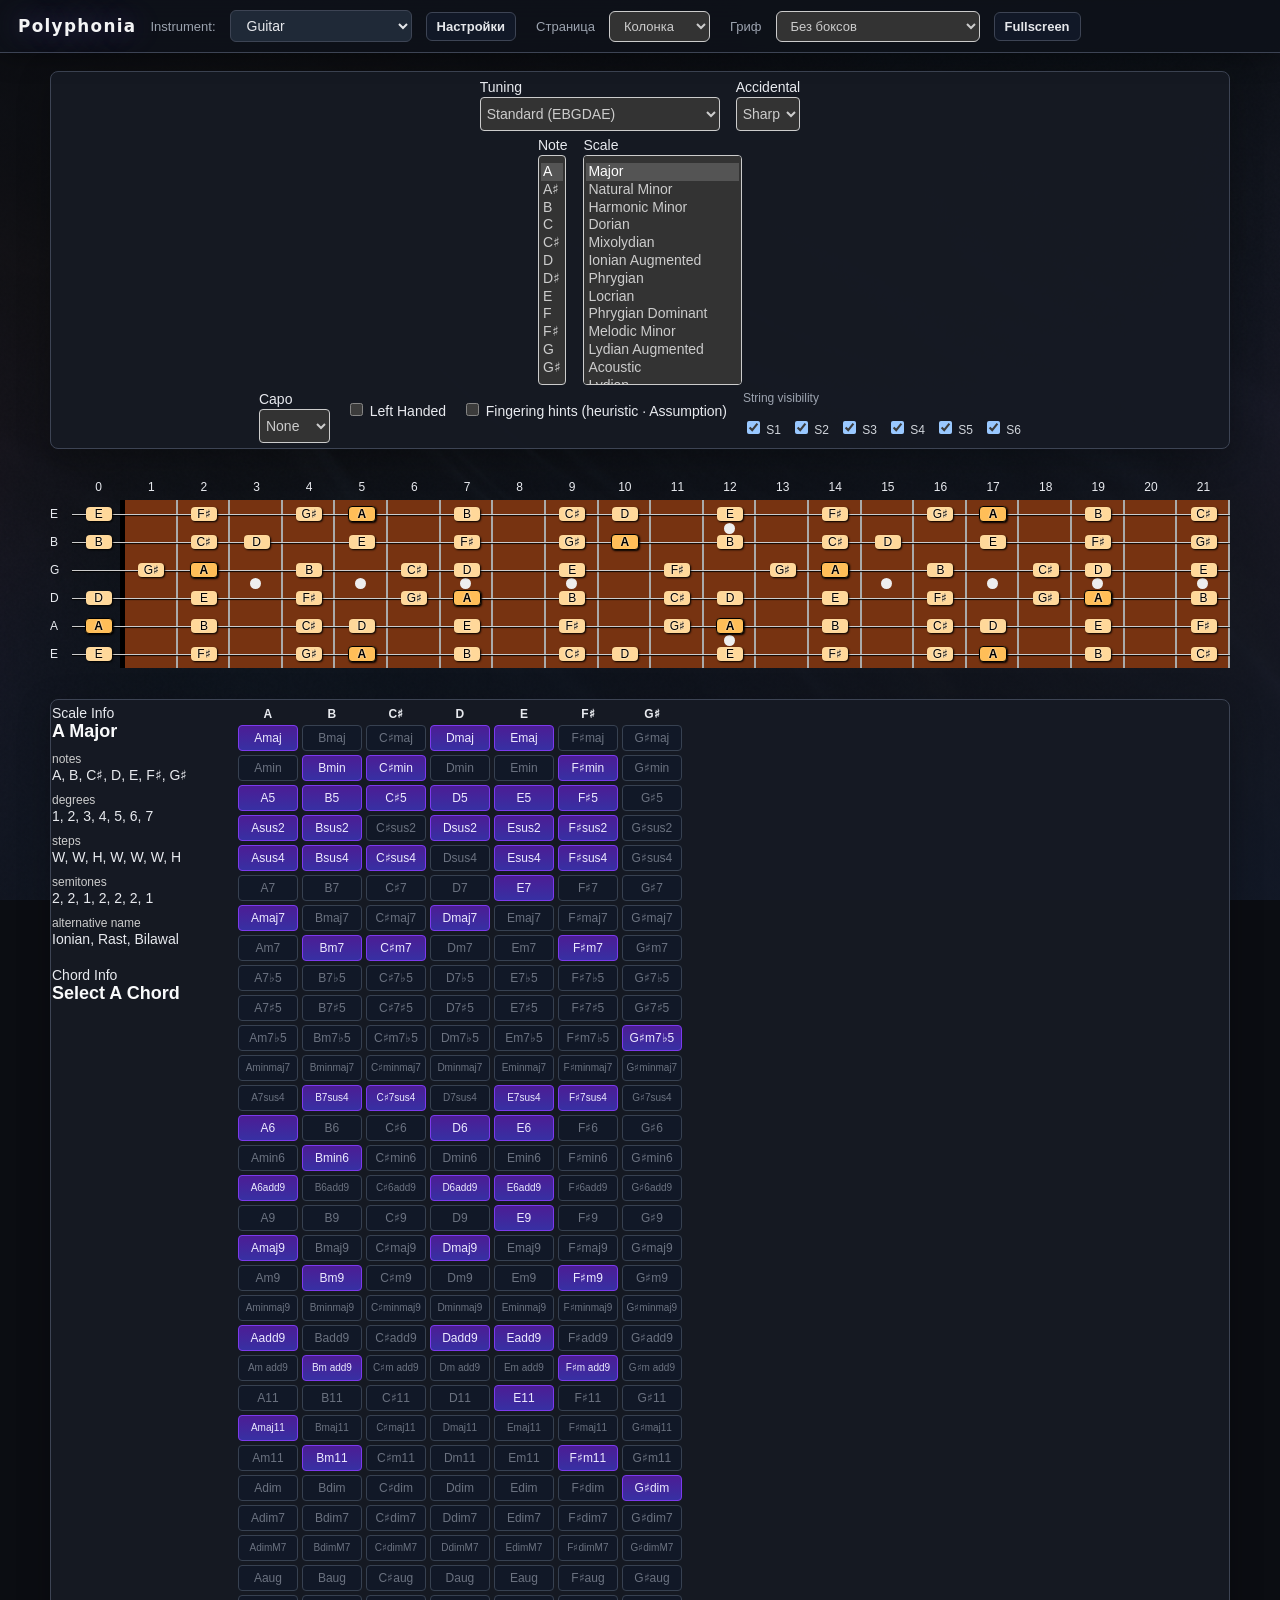
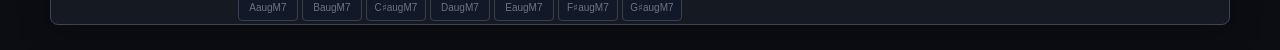
<file: index.html>
<!DOCTYPE html>
<html lang="en" class="dark_mode">
<head>
<meta charset="UTF-8">
<meta name="viewport" content="width=device-width">
<meta name="theme-color" content="#0b0d12">
<title>Polyphonia — scales & chords</title>
<link rel="stylesheet" href="assets/styles.min.css">
<link rel="stylesheet" href="assets/instrument_stringed.min.css">
<link rel="stylesheet" href="assets/instrument_options.min.css">
<link rel="stylesheet" href="assets/scales_info.min.css">
<link id="instrument_css" rel="stylesheet" href="assets/instrument_guitar.min.css">
<style>
:root{--pets-border:#3d4454;--pets-panel:rgba(22,26,36,.94);--pets-muted:#9ca3af;--pets-surface:#0e1117;--pets-bg-deep:#07090f;--pets-border-sub:#1e293b;--pets-input-bg:#0b0f18;--pets-text-faint:#475569}
html.dark_mode,html.dark_mode body{min-height:100%;color-scheme:dark}
html.dark_mode body{
  margin:0;
  color:#e8eaef;
  background-color:#0b0d12;
  background-image:linear-gradient(165deg,rgba(11,13,18,.94) 0%,rgba(11,13,18,.72) 45%,rgba(17,24,39,.88) 100%),url(assets/pets-bg.png);
  background-size:auto,cover;
  background-position:0 0,center top;
  background-repeat:no-repeat,no-repeat;
  background-attachment:fixed,fixed;
}
#page_content_con{max-width:1200px}
#app_bar{
  display:flex;align-items:center;gap:14px;flex-wrap:wrap;
  padding:10px 18px;
  background:rgba(15,18,26,.78);
  backdrop-filter:saturate(140%) blur(14px);
  -webkit-backdrop-filter:saturate(140%) blur(14px);
  border-bottom:1px solid var(--pets-border);
  box-shadow:0 4px 24px rgba(0,0,0,.35);
}
#app_bar label{color:var(--pets-muted);font-size:13px;white-space:nowrap}
.pets-wordmark{
  font-family:Segoe UI,Tahoma,system-ui,sans-serif;font-weight:800;font-size:1.05rem;
  letter-spacing:.08em;color:#f4f4f5;
  text-shadow:0 0 28px rgba(167,139,250,.45);
  user-select:none;
}
#app_instrument_select{
  padding:6px 12px;font-size:14px;border-radius:6px;
  border:1px solid var(--pets-border);
  background:#1f2937;color:#e5e7eb;
}
html.dark_mode .info_con{
  background:var(--pets-panel)!important;
  border:1px solid var(--pets-border)!important;
  border-radius:8px;
  box-shadow:0 8px 32px rgba(0,0,0,.25);
}
html.dark_mode .info_con>.header{color:#c4b5fd;font-size:12px;letter-spacing:.06em;text-transform:uppercase}
html.dark_mode h2{color:#f9fafb}
html.dark_mode #scale_chord_table{border-color:var(--pets-border)!important}
html.dark_mode .scale_chord_tr>td>button{
  color:#ede9fe!important;
  background:linear-gradient(180deg,#4c1d95,#3730a3)!important;
  border:1px solid #7c3aed!important;
}
html.dark_mode .scale_chord_tr>td>button.selected{
  color:#fff!important;background:#6d28d9!important;border-color:#a78bfa!important;
}
html.dark_mode .scale_chord_tr>td>button:disabled{
  color:#6b7280!important;background:#111827!important;border-color:#374151!important;
}
@media (hover:hover){
  html.dark_mode .scale_chord_tr>td>button:hover{
    color:#fff!important;background:#5b21b6!important;
  }
}
.poly_bar_btn,.poly_bar_sel{padding:6px 10px;font-size:13px;border-radius:6px;border:1px solid var(--pets-border);background:#111827;color:#e5e7eb;cursor:pointer}
.poly_bar_lbl{color:var(--pets-muted);font-size:13px;margin-left:6px}
#poly_grid{display:flex;flex-direction:column;gap:16px;margin-top:8px}
#poly_grid.poly_layout_wide{display:grid;grid-template-columns:minmax(240px,280px) minmax(0,1fr) minmax(280px,360px);grid-template-areas:"opts board side";gap:18px;align-items:start}
#poly_grid.poly_layout_wide .poly_cell_options{grid-area:opts}
#poly_grid.poly_layout_wide .poly_cell_board{grid-area:board}
#poly_grid.poly_layout_wide .poly_cell_side{grid-area:side}
@media (max-width:1040px){#poly_grid.poly_layout_wide{grid-template-columns:1fr;grid-template-areas:"opts" "board" "side"}}
.poly_string_vis_grid{display:flex;flex-wrap:wrap;gap:6px 10px;max-width:520px}
.poly_str_lab{font-size:12px;color:#d1d5db}
#stringed_display.poly_hide_s0 .s_0,#stringed_display.poly_hide_s0 #string_label_0,#stringed_display.poly_hide_s0 #string_0{display:none!important}
#stringed_display.poly_hide_s1 .s_1,#stringed_display.poly_hide_s1 #string_label_1,#stringed_display.poly_hide_s1 #string_1{display:none!important}
#stringed_display.poly_hide_s2 .s_2,#stringed_display.poly_hide_s2 #string_label_2,#stringed_display.poly_hide_s2 #string_2{display:none!important}
#stringed_display.poly_hide_s3 .s_3,#stringed_display.poly_hide_s3 #string_label_3,#stringed_display.poly_hide_s3 #string_3{display:none!important}
#stringed_display.poly_hide_s4 .s_4,#stringed_display.poly_hide_s4 #string_label_4,#stringed_display.poly_hide_s4 #string_4{display:none!important}
#stringed_display.poly_hide_s5 .s_5,#stringed_display.poly_hide_s5 #string_label_5,#stringed_display.poly_hide_s5 #string_5{display:none!important}
#stringed_display.poly_hide_s6 .s_6,#stringed_display.poly_hide_s6 #string_label_6,#stringed_display.poly_hide_s6 #string_6{display:none!important}
#stringed_display.poly_hide_s7 .s_7,#stringed_display.poly_hide_s7 #string_label_7,#stringed_display.poly_hide_s7 #string_7{display:none!important}
#stringed_display.poly_hide_s8 .s_8,#stringed_display.poly_hide_s8 #string_label_8,#stringed_display.poly_hide_s8 #string_8{display:none!important}
#stringed_display.poly_hide_s9 .s_9,#stringed_display.poly_hide_s9 #string_label_9,#stringed_display.poly_hide_s9 #string_9{display:none!important}
#stringed_display.poly_hide_s10 .s_10,#stringed_display.poly_hide_s10 #string_label_10,#stringed_display.poly_hide_s10 #string_10{display:none!important}
#stringed_display.poly_hide_s11 .s_11,#stringed_display.poly_hide_s11 #string_label_11,#stringed_display.poly_hide_s11 #string_11{display:none!important}
#fret_note_con .sf{position:relative}
.finger_hint{position:absolute;bottom:1px;right:1px;font-size:10px;line-height:1;color:#fbbf24;font-weight:700;pointer-events:none;text-shadow:0 0 4px #000}
.assist_panel{position:fixed;z-index:80;right:16px;bottom:16px;width:min(720px,96vw);max-height:88vh;display:flex;flex-direction:column;overflow:hidden;background:var(--pets-surface);border:1px solid var(--pets-border-sub);border-radius:16px;box-shadow:0 24px 64px rgba(0,0,0,.65);padding:14px 16px 12px}
.poly_view_assist body{overflow:hidden}
.poly_view_assist #poly_grid,.poly_view_assist #app_bar,.poly_view_assist #settings_backdrop{display:none!important}
.poly_view_assist .assist_panel{position:fixed!important;top:0!important;right:0!important;bottom:0!important;left:0!important;inset:0!important;width:auto!important;max-height:none!important;height:100vh!important;border-radius:0!important;box-shadow:none!important;padding:16px 20px 12px;overflow:hidden!important}
.assist_head{display:flex;align-items:center;justify-content:space-between;gap:10px;margin-bottom:10px;padding-bottom:10px;border-bottom:1px solid var(--pets-border-sub)}
.assist_head h3{margin:0;font-size:14px;font-weight:700;color:#f1f5f9;letter-spacing:.02em}
.assist_head_actions{display:flex;gap:6px;align-items:center}
.assist_head_actions button{margin:0;padding:5px 10px;font-size:12px;border-radius:7px;border:1px solid var(--pets-border-sub);background:var(--pets-border-sub);color:#cbd5e1;cursor:pointer;transition:background .15s}
@media(hover:hover){.assist_head_actions button:hover{background:#334155}}
.assist_disclaimer{font-size:11px;color:var(--pets-text-faint);margin-bottom:8px;line-height:1.4}
#assist_status{min-height:16px;font-size:11.5px;color:var(--pets-muted);margin:0 0 6px;line-height:1.3}
#assist_status.assist_status_ok{color:#4ade80}
#assist_status.assist_status_warn{color:#fbbf24}
#assist_status.assist_status_error{color:#f87171}
#assist_messages{flex:1 1 auto;min-height:220px;max-height:clamp(220px,44vh,540px);overflow-y:auto;overflow-x:hidden;border:1px solid var(--pets-border-sub);border-radius:12px;padding:10px 12px;margin-bottom:10px;background:var(--pets-bg-deep);user-select:text}
.poly_view_assist #assist_messages{max-height:none;min-height:0;flex:1 1 0}
#assist_messages::-webkit-scrollbar{width:5px}
#assist_messages::-webkit-scrollbar-track{background:transparent}
#assist_messages::-webkit-scrollbar-thumb{background:var(--pets-border-sub);border-radius:999px}
#assist_messages:empty::before{content:"История чата появится здесь.";display:block;color:#334155;font-size:12px;padding:6px 2px}
.assist_msg{margin:0 0 8px;padding:10px 14px 10px 12px;border-radius:12px;border-left-width:3px;border-left-style:solid;font-size:13px;line-height:1.55;box-shadow:0 2px 8px rgba(0,0,0,.25)}
.assist_msg:last-child{margin-bottom:0}
.assist_msg_meta{display:flex;align-items:center;gap:8px;margin-bottom:6px;font-size:11px;font-weight:500;letter-spacing:.03em;opacity:.85}
.assist_msg_role{}
.assist_msg_time{font-weight:400;opacity:.65;letter-spacing:0}
.assist_msg_spacer{flex:1}
.assist_msg_copy{padding:3px 8px;font-size:10px;border-radius:999px;border:1px solid rgba(255,255,255,.12);background:rgba(15,23,42,.6);color:var(--pets-muted);cursor:pointer;transition:color .15s}
@media(hover:hover){.assist_msg_copy:hover{color:#e2e8f0}}
.assist_msg_body{white-space:pre-wrap;word-break:break-word;user-select:text}
.assist_msg_user{background:#1e1b4b;color:#e0e7ff;border:1px solid #3730a3;border-left-color:#818cf8}
.assist_msg_sys{background:var(--pets-input-bg);color:var(--pets-muted);border:1px solid var(--pets-border-sub);border-left-color:#475569}
.assist_msg_gpt{background:#021a10;color:#bbf7d0;border:1px solid #065f46;border-left-color:#34d399}
.assist_msg_gpt_error{background:#1c0f08;color:#fed7aa;border:1px solid #92400e;border-left-color:#f97316}
.assist_code_header{display:flex;align-items:center;justify-content:space-between;padding:5px 10px 4px;background:var(--pets-bg-deep);border:1px solid var(--pets-border-sub);border-bottom:none;border-radius:8px 8px 0 0;margin-top:8px}
.assist_code_lang{font-size:10px;font-weight:600;text-transform:uppercase;letter-spacing:.06em;color:var(--pets-muted)}
.assist_code_copy{padding:3px 8px;font-size:10px;border-radius:4px;border:1px solid var(--pets-border-sub);background:var(--pets-border-sub);color:var(--pets-muted);cursor:pointer;transition:color .15s}
@media(hover:hover){.assist_code_copy:hover{color:#e2e8f0}}
.assist_code_block{margin:0 0 4px;padding:12px 16px;border-radius:0 0 8px 8px;background:var(--pets-bg-deep);border:1px solid var(--pets-border-sub);overflow-x:auto;font-size:12px;line-height:1.55;white-space:pre;font-family:"Cascadia Code","Fira Code","Consolas","Courier New",monospace;color:#e2e8f0}
.assist_code_block::-webkit-scrollbar{height:4px}
.assist_code_block::-webkit-scrollbar-thumb{background:var(--pets-border-sub);border-radius:999px}
.assist_code_block code{background:none;padding:0;font-family:inherit;font-size:inherit}
.assist_inline_btn{margin-top:6px;padding:4px 10px;font-size:12px;border-radius:6px;border:1px solid #3730a3;background:#1e1b4b;color:#c7d2fe;cursor:pointer}
#assist_input{width:100%;box-sizing:border-box;border-radius:8px;border:1px solid var(--pets-border-sub);background:var(--pets-input-bg);color:#e2e8f0;padding:9px 12px;font-size:13px;line-height:1.5;resize:vertical;font-family:inherit;transition:border-color .15s}
#assist_input:focus{outline:none;border-color:#4f46e5;box-shadow:0 0 0 2px rgba(79,70,229,.2)}
.assist_actions{display:flex;flex-wrap:wrap;gap:8px;margin-top:8px}
.assist_actions button{padding:5px 10px;font-size:12px;border-radius:6px;border:1px solid var(--pets-border-sub);background:var(--pets-border-sub);color:#cbd5e1;cursor:pointer}
.assist_openai_block{margin-top:12px;padding-top:10px;border-top:1px solid var(--pets-border-sub)}
.assist_compose{display:flex;gap:8px;align-items:stretch;margin-top:10px}
.assist_compose textarea{flex:1;min-height:80px}
.assist_send_col{display:flex;flex-direction:column;align-items:stretch;gap:6px}
.assist_mode_badge{font-size:10px;color:#818cf8;text-align:center;user-select:none;letter-spacing:.03em}
.assist_send_btn{min-width:110px;padding:10px 14px;border-radius:10px;border:none;background:linear-gradient(135deg,#4f46e5 0%,#0d9488 100%);color:#fff;font-weight:700;font-size:13px;cursor:pointer;transition:opacity .15s}
.assist_send_btn:disabled{opacity:.4;cursor:not-allowed}
@media(hover:hover){.assist_send_btn:not(:disabled):hover{opacity:.88}}
.assist_mode_row{display:flex;align-items:center;justify-content:space-between;gap:10px;margin-top:8px}
.assist_mode_seg{display:flex;border:1px solid var(--pets-border-sub);border-radius:8px;overflow:hidden}
.assist_seg_btn{padding:6px 12px;background:var(--pets-input-bg);color:var(--pets-muted);border:none;cursor:pointer;font-weight:600;font-size:12px;transition:background .15s,color .15s}
.assist_seg_btn.selected{background:#1e1b4b;color:#c7d2fe}
.assist_mode_cb{font-size:12px;color:var(--pets-muted);user-select:none}
.assist_goal_row{display:flex;align-items:center;justify-content:space-between;gap:8px;margin-top:6px}
.assist_goal_row label{font-size:12px;color:var(--pets-muted);white-space:nowrap}
.assist_goal_row select{flex:1;max-width:240px}
.assist_thread_row{display:flex;gap:6px;align-items:center;margin-bottom:6px}
.assist_thread_row select{flex:1;min-width:120px}
.assist_thread_row button{white-space:nowrap}
#assist_thread_hint{min-height:14px;color:#7dd3fc;font-size:11px;margin-bottom:6px}
.assist_more{margin-top:8px}
.assist_more>summary{cursor:pointer;color:#818cf8;font-size:12px;font-weight:600}
.assist_openai_title{font-size:12px;font-weight:700;color:#a5b4fc;margin-bottom:6px}
.assist_small{font-size:11px;color:var(--pets-text-faint);line-height:1.35;margin-bottom:6px}
.assist_openai_block input[type=password]{width:100%;box-sizing:border-box;margin:6px 0;padding:6px 8px;border-radius:6px;border:1px solid var(--pets-border-sub);background:var(--pets-input-bg);color:#e2e8f0}
.assist_openai_block label{font-size:12px;color:var(--pets-muted);display:block;margin:6px 0}
.assist_openai_row{display:flex;flex-wrap:wrap;gap:8px;margin-top:6px}
#assist_pending{margin-top:10px;padding:8px;border:1px solid #92400e;border-radius:8px;background:rgba(120,53,15,.2)}
@media(max-width:460px){.assist_compose{flex-direction:column}.assist_send_col{flex-direction:row;align-items:center;justify-content:space-between}.assist_compose textarea{max-width:100%;min-height:60px}}
#stringed_display.poly_fret_boxes #fret_note_con>.note_con[id^="f_"].poly_fb_start,
#stringed_display.poly_fret_boxes #frets_con>.fret_con[id^="fret_"].poly_fb_start{box-shadow:inset 3px 0 0 rgba(167,139,250,.85)}
#stringed_display.poly_fret_boxes.is_lefty #fret_note_con>.note_con[id^="f_"].poly_fb_start,
#stringed_display.poly_fret_boxes.is_lefty #frets_con>.fret_con[id^="fret_"].poly_fb_start{box-shadow:inset -3px 0 0 rgba(167,139,250,.85)}
#stringed_display.poly_fret_boxes #fret_note_con>.note_con[id^="f_"].poly_fb_alt1{background:rgba(99,102,241,.08)}
#stringed_display.poly_fret_boxes #frets_con>.fret_con[id^="fret_"].poly_fb_alt1{background:rgba(99,102,241,.06)}
#poly_fret_box_select:disabled{opacity:.45;cursor:not-allowed}
#stringed_display.poly_split_2bands{padding-bottom:26px}
#stringed_display.poly_split_2bands .poly_split_lower{transform:translateY(22px)}
#stringed_display.poly_split_2bands #fret_wood{height:calc(100% + 22px)}
html.poly_mode_offline #poly_assist_btn{display:none!important}
html.poly_mode_offline #assist_openai_block{display:none!important}
.settings_backdrop{position:fixed;inset:0;z-index:90;background:rgba(0,0,0,.55);display:flex;align-items:flex-start;justify-content:center;padding:24px 12px;overflow:auto}
.settings_backdrop.hidden{display:none!important}
.settings_card{margin-top:8vh;max-width:480px;width:100%;background:rgba(17,24,39,.98);border:1px solid var(--pets-border);border-radius:10px;box-shadow:0 16px 48px rgba(0,0,0,.5);padding:14px 16px 18px}
.settings_head{display:flex;align-items:center;justify-content:space-between;margin-bottom:10px}
.settings_head h3{margin:0;font-size:16px;color:#e5e7eb}
.settings_head button{padding:4px 10px;font-size:12px;border-radius:6px;border:1px solid var(--pets-border);background:#1f2937;color:#e5e7eb;cursor:pointer}
.settings_row{font-size:13px;color:#e5e7eb;line-height:1.45;margin:8px 0}
.settings_hint{font-size:12px;color:var(--pets-muted);line-height:1.4;margin:0 0 12px}
.settings_cb{display:flex;align-items:flex-start;gap:8px;cursor:pointer;font-size:13px;color:#d1d5db}
.settings_cb input{margin-top:2px;flex-shrink:0}
.settings_section{margin-top:14px;padding-top:12px;border-top:1px solid #374151}
.settings_section_title{font-size:12px;font-weight:700;color:#c4b5fd;margin-bottom:6px}
.settings_gpt_actions{display:flex;flex-wrap:wrap;gap:8px;align-items:center;margin-top:8px}
.settings_gpt_actions button,.settings_claude_row button,.settings_window_row button{font-size:12px;padding:6px 10px;border-radius:6px;border:1px solid var(--pets-border);background:#1f2937;color:#e5e7eb;cursor:pointer}
#settings_openai_key{width:100%;box-sizing:border-box;margin:6px 0 4px;padding:6px 8px;border-radius:6px;border:1px solid #374151;background:#0b0f18;color:#e5e7eb}
.settings_claude_row{margin-top:8px}
.settings_window_row{margin-top:8px}
.settings_check_row{display:flex;gap:10px;align-items:center;margin-top:6px}
.settings_check_row input{flex:1}
.settings_dot{width:10px;height:10px;border-radius:999px;border:1px solid rgba(255,255,255,0.22);background:rgba(148,163,184,0.22);display:inline-block;margin-right:6px;vertical-align:-1px}
.settings_dot.ok{background:rgba(16,185,129,0.95);border-color:rgba(16,185,129,0.65)}
.settings_dot.bad{background:rgba(251,146,60,0.95);border-color:rgba(251,146,60,0.65)}
.settings_check_msg{font-size:12px;color:var(--pets-muted);margin:6px 0 0;min-height:16px}
.settings_mode_pick{display:flex;flex-wrap:wrap;gap:14px;align-items:center;margin:8px 0}
.settings_mode_pick label{font-size:13px;color:#e5e7eb;cursor:pointer}
#settings_poly_mode_apply{font-size:12px;padding:6px 12px;border-radius:6px;border:1px solid var(--pets-border);background:#1f2937;color:#e5e7eb;cursor:pointer}
#assist_openai_summary{min-height:16px;font-size:11px;color:#94a3b8;margin:0 0 6px;line-height:1.4}
#piano_section{display:none}
.hidden{display:none}
</style>
</head>
<body>

<div id="app_bar">
  <span class="pets-wordmark" role="img" aria-label="Polyphonia">Polyphonia</span>
  <label for="app_instrument_select">Instrument:</label>
  <select id="app_instrument_select">
    <option value="guitar">Guitar</option>
    <option value="piano">Piano</option>
    <option value="bass-guitar">Bass Guitar</option>
    <option value="ukulele">Ukulele</option>
    <option value="violin-fiddle">Violin / Fiddle</option>
    <option value="mandolin">Mandolin</option>
    <option value="5-string-bass-guitar">5 String Bass Guitar</option>
    <option value="6-string-bass-guitar">6 String Bass Guitar</option>
    <option value="7-string-guitar">7 String Guitar</option>
    <option value="8-string-guitar">8 String Guitar</option>
    <option value="9-string-guitar">9 String Guitar</option>
    <option value="10-string-guitar">10 String Guitar</option>
    <option value="baritone-guitar">Baritone Guitar</option>
    <option value="5-string-violin-fiddle">5 String Violin / Fiddle</option>
  </select>
  <button type="button" id="poly_assist_btn" class="poly_bar_btn">Assist</button>
  <button type="button" id="poly_settings_btn" class="poly_bar_btn" title="Настройки Polyphonia">Настройки</button>
  <label class="poly_bar_lbl" for="poly_layout_select">Страница</label>
  <select id="poly_layout_select" class="poly_bar_sel">
    <option value="poly_layout_stack">Колонка</option>
    <option value="poly_layout_wide">3 колонки</option>
  </select>
  <label class="poly_bar_lbl" for="poly_fret_box_select">Гриф</label>
  <select id="poly_fret_box_select" class="poly_bar_sel" title="Группы ладов: обычные или split-режим на 2 полосы">
    <option value="fret_box_off">Без боксов</option>
    <option value="fret_box_3">Боксы по 3 лада</option>
    <option value="fret_box_32">Боксы 3+2 лада</option>
    <option value="fret_box_split_3">Split 2 полосы + боксы 3</option>
    <option value="fret_box_split_32">Split 2 полосы + боксы 3+2</option>
  </select>
  <button type="button" id="poly_fs_btn" class="poly_bar_btn">Fullscreen</button>
</div>

<div id="page_content_con">
<form method="get" action="#" onsubmit="return false">
<div id="poly_grid" class="poly_layout_stack">
  <div class="poly_cell poly_cell_options">
  <div class="info_con" id="option_con">
    <div>
      <div class="op" id="tuning_op">
        <label for="tuning">Tuning</label>
        <div id="tuning_con"></div>
      </div>
      <div class="op">
        <label for="accidental">Accidental</label>
        <select name="accidental" id="accidental">
          <option value="sharp" selected>Sharp</option>
          <option value="flat">Flat</option>
        </select>
      </div>
    </div>
    <div>
      <div class="op">
        <label for="note">Note</label>
<select name="note" id="note" size="12"><option value="a" selected="selected">A</option><option value="a-sharp">A&sharp;</option><option value="b">B</option><option value="c">C</option><option value="c-sharp">C&sharp;</option><option value="d">D</option><option value="d-sharp">D&sharp;</option><option value="e">E</option><option value="f">F</option><option value="f-sharp">F&sharp;</option><option value="g">G</option><option value="g-sharp">G&sharp;</option></select>
      </div>
      <div class="op">
        <label for="scale">Scale</label>
<select name="scale" id="scale" size="12"><option value="major" selected="selected">Major</option><option value="natural-minor">Natural Minor</option><option value="harmonic-minor">Harmonic Minor</option><option value="dorian">Dorian</option><option value="mixolydian">Mixolydian</option><option value="ionian-augmented">Ionian Augmented</option><option value="phrygian">Phrygian</option><option value="locrian">Locrian</option><option value="phrygian-dominant">Phrygian Dominant</option><option value="melodic-minor">Melodic Minor</option><option value="lydian-augmented">Lydian Augmented</option><option value="acoustic">Acoustic</option><option value="lydian">Lydian</option><option value="aeolian-dominant">Aeolian Dominant</option><option value="altered">Altered</option><option value="bebop-dominant">Bebop Dominant</option><option value="bebop-major">Bebop Major</option><option value="bebop-minor">Bebop Minor</option><option value="bebop-melodic-minor">Bebop Melodic Minor</option><option value="blues-major">Blues Major</option><option value="blues-minor">Blues Minor</option><option value="blues-diminished">Blues Diminished</option><option value="gypsy-major">Gypsy Major</option><option value="gypsy-minor">Gypsy Minor</option><option value="hungarian-gypsy">Hungarian Gypsy</option><option value="major-pentatonic">Major Pentatonic</option><option value="neutral-pentatonic">Neutral Pentatonic</option><option value="rock-pentatonic">Rock Pentatonic</option><option value="scottish-pentatonic">Scottish Pentatonic</option><option value="minor-pentatonic">Minor Pentatonic</option><option value="whole">Whole</option><option value="whole-half">Whole-Half</option><option value="augmented">Augmented</option><option value="chromatic">Chromatic</option><option value="enigmatic-ascending">Enigmatic (Ascending)</option><option value="enigmatic-descending">Enigmatic (Descending)</option><option value="hungarian-major">Hungarian Major</option><option value="neapolitan-major">Neapolitan Major</option><option value="neapolitan-minor">Neapolitan Minor</option><option value="prometheus">Prometheus</option><option value="prometheus-neapolitan">Prometheus Neapolitan</option><option value="spanish-8-tone">Spanish 8 Tone</option><option value="bayati-shuri">Bayati Shuri</option><option value="hijaz">Hijaz</option><option value="hijaz-kar">Hijaz Kar</option><option value="huzam">Huzam</option><option value="nikriz">Nikriz</option><option value="saba">Saba</option><option value="suznak">Suznak</option><option value="jue">Jue</option><option value="neveseri">Neveseri</option><option value="pireaus">Pireaus</option><option value="segah">Segah</option><option value="tsinganikos">Tsinganikos</option><option value="charukeshi">Charukeshi</option><option value="dharmaavati">Dharmaavati</option><option value="lataangi">Lataangi</option><option value="marwa">Marwa</option><option value="natakpriya">Natakpriya</option><option value="rampriya">Rampriya</option><option value="suryakant">Suryakant</option><option value="todi">Todi</option><option value="vachaspati">Vachaspati</option><option value="joshi-akikaze">Joshi-Akikaze</option><option value="joshi-hira">Joshi-Hira</option><option value="joshi-iwato">Joshi-Iwato</option><option value="joshi-kokin">Joshi-Kokin</option><option value="joshi-kumoi">Joshi-Kumoi</option><option value="joshi-okinawa">Joshi-Okinawa</option><option value="sen-in">Sen-In</option></select>
      </div>
    </div>
    <div id="stringed_extra_ops">
      <div class="op">
        <label for="capo_fret">Capo</label>
        <select name="capo_fret" id="capo_fret"><option value="0">None</option></select>
      </div>
      <div class="op">
        <label><input type="checkbox" id="lefty"> Left Handed</label>
      </div>
      <div class="op">
        <label><input type="checkbox" id="poly_fingering_toggle"> Fingering hints (heuristic · Assumption)</label>
      </div>
      <div class="op poly_string_vis_op">
        <span class="poly_vis_label" style="display:block;margin-bottom:4px;color:var(--pets-muted);font-size:12px">String visibility</span>
        <div id="string_visibility_ops" class="poly_string_vis_grid"></div>
      </div>
    </div>
  </div>
  </div>
  <div class="poly_cell poly_cell_board">
  <div id="submit_button_con" class="hidden"><button type="submit">Go</button></div>
  <div id="op_submit_button_con" class="hidden"><button type="submit">Update</button></div>

  <div id="stringed_section"></div>

  <div id="piano_section">
<div id="piano" data-num-keys="33" data-start-note-key="1">

	<div class="key_con"><div class="tr"><div class="white_key hide_mobile hide_tablet" id="note_num_1"><span>B</span><div class="black_key is_before is_first hide_mobile hide_tablet" id="note_num_0"><span>A&sharp;</span></div></div><div class="white_key hide_mobile hide_tablet" id="note_num_2"><span>C</span></div><div class="white_key hide_mobile is_first_tablet" id="note_num_4"><span>D</span><div class="black_key is_before hide_mobile hide_tablet" id="note_num_3"><span>C&sharp;</span></div></div><div class="white_key is_first_mobile" id="note_num_6"><span>E</span><div class="black_key is_before hide_mobile" id="note_num_5"><span>D&sharp;</span></div></div><div class="white_key" id="note_num_7"><span>F</span></div><div class="white_key" id="note_num_9"><span>G</span><div class="black_key is_before" id="note_num_8"><span>F&sharp;</span></div></div><div class="white_key in_scale scale_root" id="note_num_11"><span>A</span><div class="black_key is_before" id="note_num_10"><span>G&sharp;</span></div></div><div class="white_key in_scale" id="note_num_13"><span>B</span><div class="black_key is_before" id="note_num_12"><span>A&sharp;</span></div></div><div class="white_key" id="note_num_14"><span>C</span></div><div class="white_key in_scale" id="note_num_16"><span>D</span><div class="black_key is_before in_scale" id="note_num_15"><span>C&sharp;</span></div><div class="black_key is_after" id="note_num_17"><span>D&sharp;</span></div></div><div class="white_key in_scale" id="note_num_18"><span>E</span></div><div class="white_key" id="note_num_19"><span>F</span><div class="black_key is_after in_scale" id="note_num_20"><span>F&sharp;</span></div></div><div class="white_key" id="note_num_21"><span>G</span><div class="black_key is_after in_scale" id="note_num_22"><span>G&sharp;</span></div></div><div class="white_key in_scale" id="note_num_23"><span>A</span><div class="black_key is_after" id="note_num_24"><span>A&sharp;</span></div></div><div class="white_key is_last_mobile" id="note_num_25"><span>B</span></div><div class="white_key hide_mobile" id="note_num_26"><span>C</span><div class="black_key is_after hide_mobile is_last_tablet" id="note_num_27"><span>C&sharp;</span></div></div><div class="white_key hide_mobile hide_tablet" id="note_num_28"><span>D</span><div class="black_key is_after hide_mobile hide_tablet" id="note_num_29"><span>D&sharp;</span></div></div><div class="white_key hide_mobile hide_tablet" id="note_num_30"><span>E</span></div><div class="white_key hide_mobile hide_tablet" id="note_num_31"><span>F</span><div class="black_key is_after is_last hide_mobile hide_tablet" id="note_num_32"><span>F&sharp;</span></div></div></div></div>

</div>
  </div>
  </div>
  <div class="poly_cell poly_cell_side">
  <div class="info_con" id="info_con">
    <div id="scale_info_con">
      <div class="header">Scale Info</div>
      <h2 id="info_scale_name"></h2>
      <dl>
        <dt>notes</dt><dd id="info_scale_notes"></dd>
        <dt>degrees</dt><dd id="info_scale_degrees"></dd>
        <dt>steps</dt><dd id="info_scale_steps"></dd>
        <dt>semitones</dt><dd id="info_scale_semitones"></dd>
        <dt id="info_scale_name_alt_label">alternative name</dt>
        <dd id="info_scale_name_alt"></dd>
      </dl>
      <div class="header">Chord Info</div>
      <h2 id="info_chord_name">Select A Chord</h2>
      <aside id="chord_info" class="hidden">
        <dl>
          <dt>notes</dt><dd id="info_chord_notes"></dd>
          <dt>degrees</dt><dd id="info_chord_degrees"></dd>
          <dt>abbreviation</dt><dd id="info_chord_abbrev"></dd>
          <dt id="info_chord_name_alt_label" class="hidden">alternative name</dt>
          <dd id="info_chord_name_alt" class="hidden"></dd>
        </dl>
      </aside>
    </div>
    <div id="directions_con"></div>
    <div id="chord_list_con">
      <table id="scale_chord_table">
        <thead><tr class="scale_chord_tr"></tr></thead>
        <tbody></tbody>
      </table>
    </div>
  </div>
  </div>
</div>

</form>
</div>

<aside id="assist_panel" class="assist_panel hidden" aria-hidden="true" aria-label="Assist panel">
  <div class="assist_head">
    <h3>Assist</h3>
    <div class="assist_head_actions">
      <button type="button" id="assist_focus">Развернуть</button>
      <button type="button" id="assist_settings" class="assist_inline_btn" style="margin:0">Настройки</button>
      <button type="button" id="assist_close">Закрыть</button>
    </div>
  </div>
  <div class="assist_disclaimer">Чат в стиле ChatGPT: история → ввод → отправка. По умолчанию работает офлайн-черновик. Для GPT нужен запуск через pywebview и ключ OpenAI (env или сессия). Ответы не являются истиной грифа.</div>
  <div class="assist_thread_row">
    <select id="assist_thread_select" aria-label="Треды чата"></select>
    <button type="button" id="assist_thread_new" class="assist_inline_btn" style="margin:0">Новый чат</button>
  </div>
  <div id="assist_thread_hint"></div>
  <div id="assist_status" aria-live="polite"></div>
  <div id="assist_messages"></div>
  <div class="assist_compose">
    <textarea id="assist_input" rows="3" placeholder="Напр.: «рифф в духе…», «как обыграть этот лад», или вставьте черновик / JSON…"></textarea>
    <div class="assist_send_col">
      <button type="button" id="assist_send" class="assist_send_btn">Отправить</button>
      <div id="assist_mode_badge" class="assist_mode_badge">Mode: Auto</div>
    </div>
  </div>
  <div class="assist_mode_row">
    <div class="assist_mode_seg" role="group" aria-label="Режим отправки">
      <button type="button" id="assist_mode_draft" class="assist_seg_btn selected">Черновик</button>
      <button type="button" id="assist_mode_gpt" class="assist_seg_btn">GPT</button>
    </div>
    <label class="assist_mode_cb"><input type="checkbox" id="assist_openai_ctx" checked /> Контекст</label>
  </div>
  <div class="assist_goal_row">
    <label for="assist_goal_mode">Режим ассистента</label>
    <select id="assist_goal_mode">
      <option value="auto">Auto</option>
      <option value="compose">Composer</option>
      <option value="theory">Theory</option>
      <option value="production">Production</option>
      <option value="practice">Practice</option>
      <option value="analysis">Analyze</option>
    </select>
  </div>
  <details class="assist_more">
    <summary>Дополнительно</summary>
    <div class="assist_actions" style="margin-top:10px">
      <button type="button" id="assist_copy_ctx">Копировать контекст JSON</button>
      <button type="button" id="assist_copy_last">Копировать последний ответ</button>
      <button type="button" id="assist_copy_chat">Копировать весь чат</button>
      <button type="button" id="assist_musicxml">MusicXML снимок</button>
    </div>
    <div id="assist_openai_block" class="assist_openai_block">
      <div class="assist_openai_title">OpenAI ключ (сессия)</div>
      <div id="assist_openai_summary"></div>
      <div id="assist_openai_status" class="assist_small" style="min-height:14px;color:#f97316"></div>
      <input type="password" id="assist_openai_key" autocomplete="off" placeholder="sk-… сессионный ключ (RAM процесса)" />
      <div class="assist_openai_row">
        <button type="button" id="assist_openai_save">Сохранить</button>
        <button type="button" id="assist_openai_clear">Стереть</button>
      </div>
    </div>
  </details>
  <div id="assist_pending" class="hidden">
    <div style="font-size:13px;margin-bottom:6px">Apply refreshes the fretboard from the current form state after explicit confirm.</div>
    <button type="button" id="assist_apply_confirm">Confirm apply</button>
    <button type="button" id="assist_apply_cancel">Cancel</button>
  </div>
</aside>

<div id="settings_backdrop" class="settings_backdrop hidden" aria-hidden="true">
  <div id="settings_card" class="settings_card" role="dialog" aria-modal="true" aria-labelledby="settings_title">
    <div class="settings_head"><h3 id="settings_title">Настройки</h3><button type="button" id="settings_close">Закрыть</button></div>
    <p class="settings_row"><strong>Текущий режим:</strong> <code id="settings_poly_mode"></code></p>
    <div class="settings_mode_pick">
      <span class="settings_hint" style="margin:0">Переключить (эта сессия):</span>
      <label><input type="radio" name="settings_poly_mode_pick" value="offline" /> Офлайн</label>
      <label><input type="radio" name="settings_poly_mode_pick" value="assist" /> Assist</label>
      <button type="button" id="settings_poly_mode_apply">Применить</button>
      <label style="margin-left:8px;white-space:nowrap"><input type="checkbox" id="settings_poly_mode_remember" /> Запомнить</label>
    </div>
    <p id="settings_poly_mode_bridge" class="assist_small" style="min-height:16px;color:#94a3b8"></p>
    <p class="settings_hint">Если «Запомнить» включено — режим восстановится при следующем открытии. Без галочки действует как раньше: <code>POLYPHONIA_MODE</code> или меню при запуске.</p>
    <div class="settings_section">
      <div class="settings_section_title">Подключения</div>
      <p class="settings_row" style="margin-top:0"><strong>OpenAI GPT</strong> (в этом окне через Python)</p>
      <p id="settings_gpt_line" class="settings_row" style="margin-top:4px"></p>
      <p id="settings_gpt_model" class="settings_hint"></p>
      <div class="settings_gpt_actions">
        <button type="button" id="settings_gpt_ping"><span class="settings_dot" id="settings_dot_openai"></span>Проверить OpenAI</button>
      </div>
      <p id="settings_gpt_ping_result" class="settings_check_msg"></p>
      <p class="settings_hint" style="margin-top:10px">Сессионный ключ (если не используете только OPENAI_API_KEY):</p>
      <input type="password" id="settings_openai_key" autocomplete="off" placeholder="sk-… в память процесса" />
      <div class="settings_gpt_actions">
        <button type="button" id="settings_openai_save">Сохранить в сессию</button>
        <button type="button" id="settings_openai_clear">Стереть сессионный ключ</button>
      </div>
      <div class="settings_section_title" style="margin-top:14px">Claude (ключ для сессии и терминала)</div>
      <div class="settings_check_row">
        <input type="password" id="settings_claude_key" autocomplete="off" placeholder="sk-ant-… в память процесса" />
        <button type="button" id="settings_claude_validate"><span class="settings_dot" id="settings_dot_claude"></span>Проверить Claude</button>
      </div>
      <p id="settings_claude_validate_result" class="settings_check_msg"></p>
      <label class="settings_cb"><input type="checkbox" id="settings_claude_remember" /> Запомнить Claude key локально на этом ПК (gitignored)</label>
      <div class="settings_gpt_actions">
        <button type="button" id="settings_claude_save">Сохранить Claude key</button>
        <button type="button" id="settings_claude_clear">Стереть сессионный ключ</button>
        <button type="button" id="settings_claude_forget">Удалить сохранённый ключ</button>
      </div>
      <div class="settings_section_title" style="margin-top:14px">Claude Code (терминал)</div>
      <p class="settings_hint">Launcher сначала открывает стабильный Claude terminal. Если ключ Claude уже сохранён, чат стартует сразу; если нет, терминал попросит ключ один раз прямо в консоли. Native Claude CLI оставлен только как запасной путь.</p>
      <div class="settings_claude_row settings_gpt_actions">
        <button type="button" id="settings_claude_copy">Скопировать команду запуска</button>
        <button type="button" id="settings_claude_openwin">Открыть терминал отдельным окном</button>
      </div>
      <p id="settings_claude_hint" class="settings_hint">Подробнее: <code>docs/dev-notes/claude-terminal-launcher.md</code></p>
      <div class="settings_section_title" style="margin-top:14px">Окна (Windows)</div>
      <div class="settings_window_row settings_gpt_actions">
        <button type="button" id="settings_assist_detach">Открепить Assist/GPT отдельным окном</button>
        <button type="button" id="settings_windows_tile">Разделить экран 50/50</button>
      </div>
    </div>
    <label class="settings_cb settings_row">
      <input type="checkbox" id="settings_dialog_md" />
      <span>Сохранять сообщения Assist в Markdown на диск (<code>polyphonia_sessions/dialogs/</code>, не в git).</span>
    </label>
    <p id="settings_md_bridge" class="assist_small" style="min-height:14px;color:#f97316"></p>
  </div>
</div>

<script src="assets/jquery.min.js"></script>
<script src="assets/all_instruments.js"></script>
<script src="assets/note.class.min.js"></script>
<script src="assets/chords.data.min.js"></script>
<script src="assets/scales.data.min.js"></script>
<script src="assets/chord.class.min.js"></script>
<script src="assets/scale.class.min.js"></script>
<script>var SITE_HOME_URL = "";</script>
<script src="assets/pageMeta.class.min.js"></script>
<script src="assets/instrumentOptions.class.min.js"></script>
<script src="assets/scalesPage.min.js"></script>
<script src="assets/scalesStringed.class.min.js"></script>
<script src="assets/keyPositionPiano.class.min.js"></script>

<script>
var NOTE_VALUES = ["a","a-sharp","b","c","c-sharp","d","d-sharp","e","f","f-sharp","g","g-sharp"];

if (typeof PageMeta !== "undefined") {
  PageMeta.init = function() {
    this.pageType = "scales";
    this.isStringed = !!(window.InstrumentOptions && InstrumentOptions.isStringed);
  };
  PageMeta.update = function() {};
}
if (typeof ScalesPage !== "undefined") {
  ScalesPage.init = function() {};
  ScalesPage.formUpdated = function() {};
}

var instrumentMeta = {
  "guitar":                 {css:"instrument_guitar"},
  "bass-guitar":            {css:"instrument_bass-guitar"},
  "ukulele":                {css:"instrument_ukulele"},
  "violin-fiddle":          {css:"instrument_violin-fiddle"},
  "mandolin":               {css:"instrument_mandolin"},
  "5-string-bass-guitar":   {css:"instrument_5-string-bass-guitar"},
  "6-string-bass-guitar":   {css:"instrument_6-string-bass-guitar"},
  "7-string-guitar":        {css:"instrument_7-string-guitar"},
  "8-string-guitar":        {css:"instrument_8-string-guitar"},
  "9-string-guitar":        {css:"instrument_9-string-guitar"},
  "10-string-guitar":       {css:"instrument_10-string-guitar"},
  "baritone-guitar":        {css:"instrument_baritone-guitar"},
  "5-string-violin-fiddle": {css:"instrument_5-string-violin-fiddle"},
  "piano":                  {css:"instrument_piano"}
};

var currentChordState = null;

function getScaleByCode(code) {
  for (var i = 0; i < allScaleAr.length; i++) if (allScaleAr[i][0] === code) return allScaleAr[i];
  return null;
}

function getChordIndexByCode(code) {
  for (var i = 0; i < allChordAr.length; i++) if (allChordAr[i][0] === code) return i;
  return -1;
}

function getCurrentRootKey() {
  var code = $("#note").val();
  return code ? Note.getNoteKey(code) : -1;
}

function getCurrentScaleNoteKeys(rootKey, scaleInfo) {
  var keys = [];
  for (var i = 0; i < scaleInfo[1].length; i++) keys.push((scaleInfo[1][i] + rootKey) % Note.allNoteCount);
  return keys;
}

function getCurrentTuning(info) {
  if (info.code === "piano") return info.notes.slice();
  var tuningCode = $("#tuning").val();
  if (tuningCode === "custom") {
    var custom = [];
    for (var i = 0; i < info.notes.length; i++) custom.push(Note.getNoteKey($("#s"+(i+1)).val()));
    return custom;
  }
  if (!tuningCode) return info.notes.slice();
  for (var t = 0; t < info.tuningAr.length; t++) if (info.tuningAr[t][0] === tuningCode) return info.tuningAr[t][1].slice();
  return info.notes.slice();
}

function updateNoteOptionLabels() {
  $("#note option").each(function(){
    var val = $(this).val();
    $(this).html(Note.getNote(Note.getNoteKey(val)));
  });
  $(".stringTuningSelect option").each(function(){
    var val = $(this).val();
    $(this).html(Note.getNote(Note.getNoteKey(val)));
  });
}

function updateStringedNoteText(info, tuning) {
  for (var s = 0; s < info.notes.length; s++) {
    $("#string_label_"+s).attr("data-note", tuning[s]).html(Note.getNote(tuning[s]));
    for (var f = 0; f <= info.num_frets_desktop; f++) {
      $("#sfs_"+s+"_"+f).html(Note.getNote((tuning[s] + f) % Note.allNoteCount));
    }
  }
}

function updateCustomTuningUi(info, tuning) {
  var isCustom = $("#tuning").val() === "custom";
  $(".customTuningCon").toggleClass("hidden", !isCustom);
  $("#tuning").toggleClass("isCustom", isCustom);
  for (var s = 0; s < info.notes.length; s++) {
    var sel = $("#s"+(s+1));
    if (sel.length) sel.val(Note.getNote(tuning[s], "url"));
  }
}

function updateCapoAndHandedness() {
  var capo = parseInt($("#capo_fret").val() || "0", 10);
  var fret = $("#f_"+capo);
  if (fret.length) {
    $("#capo_con").appendTo(fret);
    $("#string_x_con").appendTo(fret);
  }
  $("#stringed_display").toggleClass("has_capo", capo > 0);
  $("#stringed_display").toggleClass("is_lefty", $("#lefty").is(":checked"));
}

function clearHighlights() {
  $("#fret_note_con .sf").removeClass("in_scale scale_root in_chord chord_root");
  $("#piano").find(".in_scale, .scale_root, .in_chord, .chord_root").removeClass("in_scale scale_root in_chord chord_root");
}

function updateScaleInfo(rootKey, scaleInfo, scaleNoteKeys) {
  var notes = scaleNoteKeys.map(function(n){ return Note.getNote(n); }).join(", ");
  $("#scale_info_con").removeClass("hidden");
  $("#chord_list_con").removeClass("hidden");
  $("#directions_con").addClass("hidden");
  $("#info_scale_name").html(Note.getNote(rootKey) + " " + scaleInfo[2]);
  $("#info_scale_notes").html(notes);
  $("#info_scale_degrees").html(scaleInfo[4]);
  $("#info_scale_steps").html(scaleInfo[6]);
  $("#info_scale_semitones").html(scaleInfo[5]);
  if (scaleInfo[3]) {
    $("#info_scale_name_alt_label").removeClass("hidden");
    $("#info_scale_name_alt").html(scaleInfo[3]).removeClass("hidden");
  } else {
    $("#info_scale_name_alt_label").addClass("hidden");
    $("#info_scale_name_alt").html("").addClass("hidden");
  }
}

function clearChordInfo() {
  currentChordState = null;
  $("#info_chord_name").html("Select A Chord");
  $("#info_chord_notes").html("");
  $("#info_chord_degrees").html("");
  $("#info_chord_abbrev").html("");
  $("#info_chord_name_alt_label").addClass("hidden");
  $("#info_chord_name_alt").html("").addClass("hidden");
  $("#chord_info").addClass("hidden");
  $("#scale_chord_table button").removeClass("selected");
}

function chordNoteKeys(rootKey, chordInfo) {
  var keys = [];
  for (var i = 0; i < chordInfo[1].length; i++) keys.push((chordInfo[1][i] + rootKey) % Note.allNoteCount);
  return keys;
}

function isChordInScale(rootKey, chordInfo, scaleNoteKeys) {
  var keys = chordNoteKeys(rootKey, chordInfo);
  for (var i = 0; i < keys.length; i++) if (scaleNoteKeys.indexOf(keys[i]) < 0) return false;
  return true;
}

function renderChordTable(scaleNoteKeys) {
  var headHtml = "";
  for (var i = 0; i < scaleNoteKeys.length; i++) headHtml += "<th>" + Note.getNote(scaleNoteKeys[i]) + "</th>";
  $("#scale_chord_table thead tr").html(headHtml);

  var bodyHtml = "";
  for (var chordIndex = 0; chordIndex < allChordAr.length; chordIndex++) {
    var chordInfo = allChordAr[chordIndex];
    bodyHtml += "<tr class=\"scale_chord_tr\">";
    for (var noteIndex = 0; noteIndex < scaleNoteKeys.length; noteIndex++) {
      var rootKey = scaleNoteKeys[noteIndex];
      var disabled = isChordInScale(rootKey, chordInfo, scaleNoteKeys) ? "" : " disabled=\"disabled\"";
      var small = chordInfo[4].replace(/&flat;|&sharp;/g, "x").length >= 5 ? " class=\"small\"" : "";
      bodyHtml += "<td><button type=\"button\" data-root-key=\"" + rootKey + "\" data-chord-index=\"" + chordIndex + "\"" + disabled + small + ">" + Note.getNote(rootKey) + chordInfo[4] + "</button></td>";
    }
    bodyHtml += "</tr>";
  }
  $("#scale_chord_table tbody").html(bodyHtml);
}

function applyScaleToStringed(info, tuning, scaleNoteKeys, rootKey) {
  var capo = parseInt($("#capo_fret").val() || "0", 10);
  for (var s = 0; s < tuning.length; s++) {
    for (var f = capo; f <= info.num_frets_desktop; f++) {
      var noteKey = (tuning[s] + f) % Note.allNoteCount;
      if (scaleNoteKeys.indexOf(noteKey) >= 0) {
        var elem = $("#f_"+f).find(".s_"+s);
        elem.addClass("in_scale");
        if (noteKey === rootKey) elem.addClass("scale_root");
      }
    }
  }
}

function applyChordToStringed(info, tuning, chordKeys, rootKey) {
  var capo = parseInt($("#capo_fret").val() || "0", 10);
  for (var s = 0; s < tuning.length; s++) {
    for (var f = capo; f <= info.num_frets_desktop; f++) {
      var noteKey = (tuning[s] + f) % Note.allNoteCount;
      if (chordKeys.indexOf(noteKey) >= 0) {
        var elem = $("#f_"+f).find(".s_"+s);
        elem.addClass("in_chord");
        if (noteKey === rootKey) elem.addClass("chord_root");
      }
    }
  }
}

function ensurePianoInit() {
  if (instrumentInfo.code !== "piano" || !$("#piano").length) return;
  if (!window.__offlinePianoInitDone) {
    KeyPositionPiano.init();
    window.__offlinePianoInitDone = true;
  }
}

function renderSelectedChord(chordIndex, rootKey) {
  var chordInfo = allChordAr[chordIndex];
  var chordKeys = chordNoteKeys(rootKey, chordInfo);
  var chordNotes = chordKeys.map(function(n){ return Note.getNote(n); }).join(", ");
  currentChordState = { chordIndex: chordIndex, rootKey: rootKey };
  $("#scale_chord_table button").removeClass("selected");
  $("#scale_chord_table button[data-root-key=\"" + rootKey + "\"][data-chord-index=\"" + chordIndex + "\"]").addClass("selected");
  $("#info_chord_name").html(Note.getNote(rootKey) + " " + chordInfo[2]);
  $("#info_chord_notes").html(chordNotes);
  $("#info_chord_degrees").html(chordInfo[3]);
  $("#info_chord_abbrev").html(chordInfo[4] + (chordInfo[5] ? ", " + chordInfo[5] : ""));
  if (chordInfo[6]) {
    $("#info_chord_name_alt_label").removeClass("hidden");
    $("#info_chord_name_alt").html(chordInfo[6]).removeClass("hidden");
  } else {
    $("#info_chord_name_alt_label").addClass("hidden");
    $("#info_chord_name_alt").html("").addClass("hidden");
  }
  $("#chord_info").removeClass("hidden");
  $("#fret_note_con .sf").removeClass("in_chord chord_root");
  $("#piano").find(".in_chord, .chord_root").removeClass("in_chord chord_root");
  if (instrumentInfo.code === "piano") {
    ensurePianoInit();
    KeyPositionPiano.update(chordKeys, "chord");
  } else {
    applyChordToStringed(instrumentInfo, getCurrentTuning(instrumentInfo), chordKeys, rootKey);
  }
}

function renderScalePage() {
  if (!window.instrumentInfo) return;
  Note.displayFlats = ($("#accidental").val() === "flat");
  updateNoteOptionLabels();
  var scaleInfo = getScaleByCode($("#scale").val());
  var rootKey = getCurrentRootKey();
  if (!scaleInfo || rootKey < 0) return;

  var tuning = getCurrentTuning(instrumentInfo);
  if (instrumentInfo.code !== "piano") {
    updateCustomTuningUi(instrumentInfo, tuning);
    updateStringedNoteText(instrumentInfo, tuning);
    updateCapoAndHandedness();
  }

  var scaleNoteKeys = getCurrentScaleNoteKeys(rootKey, scaleInfo);
  clearHighlights();
  updateScaleInfo(rootKey, scaleInfo, scaleNoteKeys);
  renderChordTable(scaleNoteKeys);
  clearChordInfo();

  if (instrumentInfo.code === "piano") {
    ensurePianoInit();
    KeyPositionPiano.update(scaleNoteKeys, "scale");
  } else {
    applyScaleToStringed(instrumentInfo, tuning, scaleNoteKeys, rootKey);
  }
}

function generateFretboard(info) {
  var ns = info.notes.length, nf = info.num_frets_desktop;
  var dots = [3,5,7,9,15,17,19,21], dbl = [12,24];
  var h = "<div id='stringed_display'><div id='fret_wood'></div>";
  for (var s = ns-1; s >= 0; s--) h += "<div id='string_"+s+"' class='string'></div>";
  h += "<div id='frets_con'><div id='string_label_con'>";
  for (var s = ns-1; s >= 0; s--) {
    var nk = info.notes[s] % 12;
    h += "<div id='string_label_"+s+"' class='string_label' data-note='"+nk+"'>"+Note.getNote(nk)+"</div>";
  }
  h += "</div>";
  for (var f = 0; f <= nf; f++) {
    var fc = "fret_con"+(f>=11?" hidden_tablet":f>=7?" hidden_mobile":"");
    h += "<div class='"+fc+"' id='fret_"+f+"'><div class='fret_label'>"+f+"</div><div class='fret'>";
    if (dbl.indexOf(f)>=0) h += "<div class='fret_dot dot_b'></div><div class='fret_dot dot_t'></div>";
    else if (dots.indexOf(f)>=0) h += "<div class='fret_dot'></div>";
    h += "</div></div>";
  }
  h += "</div><div id='fret_note_con'><div class='note_con spacer'></div>";
  for (var f = 0; f <= nf; f++) {
    var nc = "note_con"+(f>=11?" hidden_tablet":f>=7?" hidden_mobile":"");
    h += "<div id='f_"+f+"' class='"+nc+"'>";
    if (f===0) {
      h += "<div id='capo_con'><div class='capo'></div></div><div id='string_x_con'>";
      for (var s = ns-1; s >= 0; s--) h += "<div id='s_x_"+s+"' class='sf'><span>X</span></div>";
      h += "</div>";
    }
    for (var s = ns-1; s >= 0; s--) {
      var nk = (info.notes[s]+f) % 12;
      h += "<div class='sf s_"+s+"'><span class='sfs' id='sfs_"+s+"_"+f+"'>"+Note.getNote(nk)+"</span></div>";
    }
    h += "</div>";
  }
  h += "</div></div>";
  return h;
}

function generateTuningDropdown(info) {
  var ns = info.notes.length;
  var stdNotes = info.notes.slice().reverse().map(function(n){return Note.getNote(n);}).join("");
  var h = "<select name='tuning' id='tuning'><option value=''>Standard ("+stdNotes+")</option><option value='custom'>-- Custom --</option>";
  info.tuningAr.forEach(function(t){
    var n = t[1].slice().reverse().map(function(k){return Note.getNote(k);}).join("");
    h += "<option value='"+t[0]+"'>"+t[2]+" ("+n+")</option>";
  });
  h += "</select><div class='customTuningCon hidden'>";
  for (var s = ns; s >= 1; s--) {
    var cur = info.notes[s-1] % 12;
    h += "<div><select name='s"+s+"' id='s"+s+"' class='stringTuningSelect'>";
    NOTE_VALUES.forEach(function(val,idx){
      h += "<option value='"+val+"'"+(idx===cur?" selected":"")+">"+Note.getNote(idx)+"</option>";
    });
    h += "</select></div>";
  }
  h += "</div>";
  return h;
}

function updateCapoOptions(info) {
  var sel = document.getElementById("capo_fret");
  if (!sel) return;
  var html = "<option value='0'>None</option>";
  for (var f = 1; f <= (info.num_frets_tablet||10); f++)
    html += "<option value='"+f+"'>Fret "+f+"</option>";
  sel.innerHTML = html;
}

function switchInstrument(code) {
  var info = allInstrumentsData[code];
  window.instrumentInfo = info;
  window.__offlinePianoInitDone = false;
  var meta = instrumentMeta[code];
  document.getElementById("instrument_css").href = "assets/"+meta.css+".min.css";
  var isPiano = (code === "piano");
  $("#stringed_section").toggle(!isPiano);
  $("#piano_section").toggle(isPiano);
  $("#tuning_op").toggle(!isPiano);
  $("#stringed_extra_ops").toggle(!isPiano);
  if (!isPiano) {
    $("#stringed_section").html(generateFretboard(info));
    $("#tuning_con").html(generateTuningDropdown(info));
    updateCapoOptions(info);
  }
  renderScalePage();
}

$(document).ready(function(){
  $(document).on("change", "#note, #scale, #accidental, #capo_fret, #lefty, #tuning, .stringTuningSelect", function(){
    renderScalePage();
  });
  $(document).on("click", "#scale_chord_table button", function(event){
    event.preventDefault();
    if ($(this).prop("disabled")) return;
    renderSelectedChord(parseInt($(this).attr("data-chord-index"), 10), parseInt($(this).attr("data-root-key"), 10));
  });
  window.instrumentInfo = allInstrumentsData["guitar"];
  $("#stringed_section").html(generateFretboard(window.instrumentInfo));
  $("#tuning_con").html(generateTuningDropdown(window.instrumentInfo));
  updateCapoOptions(window.instrumentInfo);
  $("#app_instrument_select").on("change", function(){ switchInstrument(this.value); });
  renderScalePage();
});
</script>
<script src="assets/polyphonia_ui.js"></script>
</body>
</html>
</file>
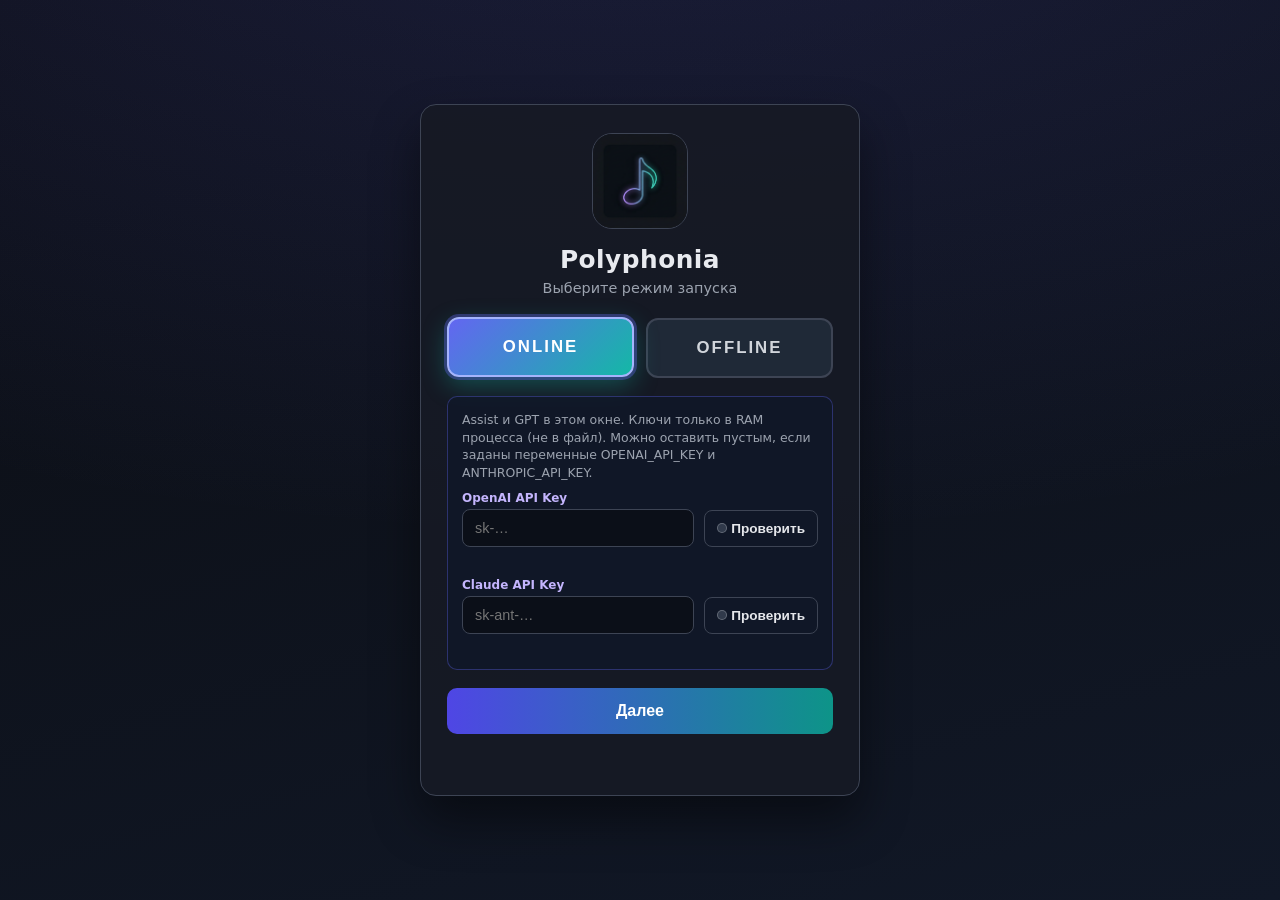
<file: assets/polyphonia_startup.html>
<!DOCTYPE html>
<html lang="ru">
<head>
  <meta charset="UTF-8" />
  <meta name="viewport" content="width=device-width, initial-scale=1" />
  <title>Polyphonia — режим</title>
  <style>
    :root {
      --bg: #0b0d12;
      --panel: rgba(22, 26, 36, 0.92);
      --border: #3d4454;
      --muted: #9ca3af;
      --text: #e8eaef;
      --online-from: #6366f1;
      --online-to: #14b8a6;
      --offline-bg: #1f2937;
    }
    * { box-sizing: border-box; }
    body {
      margin: 0;
      min-height: 100vh;
      color: var(--text);
      font-family: system-ui, "Segoe UI", Roboto, sans-serif;
      background: radial-gradient(ellipse 120% 80% at 50% -20%, rgba(99, 102, 241, 0.18), transparent),
        linear-gradient(165deg, #0b0d12 0%, #111827 100%);
      display: flex;
      align-items: center;
      justify-content: center;
      padding: 24px;
    }
    .card {
      width: min(440px, 100%);
      background: var(--panel);
      border: 1px solid var(--border);
      border-radius: 16px;
      padding: 28px 26px 32px;
      box-shadow: 0 24px 48px rgba(0, 0, 0, 0.45);
      text-align: center;
    }
    .logo {
      width: 96px;
      height: 96px;
      border-radius: 20px;
      margin: 0 auto 12px;
      object-fit: cover;
      border: 1px solid var(--border);
    }
    h1 {
      margin: 0 0 6px;
      font-size: 1.55rem;
      font-weight: 700;
      letter-spacing: 0.02em;
    }
    .tagline {
      margin: 0 0 22px;
      font-size: 0.9rem;
      color: var(--muted);
    }
    .mode-row {
      display: grid;
      grid-template-columns: 1fr 1fr;
      gap: 12px;
      margin-bottom: 18px;
    }
    .btn-mode {
      cursor: pointer;
      border: 2px solid transparent;
      border-radius: 12px;
      padding: 18px 12px;
      font-size: 1.05rem;
      font-weight: 800;
      letter-spacing: 0.12em;
      color: #fff;
      transition: transform 0.12s ease, box-shadow 0.12s ease, border-color 0.12s ease;
    }
    .btn-mode:hover {
      transform: translateY(-2px);
    }
    .btn-mode:focus {
      outline: 2px solid rgba(99, 102, 241, 0.6);
      outline-offset: 2px;
    }
    .btn-online {
      background: linear-gradient(135deg, var(--online-from), var(--online-to));
      box-shadow: 0 8px 24px rgba(99, 102, 241, 0.35);
    }
    .btn-online.selected {
      border-color: #a5b4fc;
      box-shadow: 0 0 0 3px rgba(99, 102, 241, 0.35), 0 8px 24px rgba(20, 184, 166, 0.35);
    }
    .btn-offline {
      background: var(--offline-bg);
      border-color: var(--border);
      color: #d1d5db;
    }
    .btn-offline.selected {
      border-color: #6b7280;
      color: #f9fafb;
      box-shadow: 0 0 0 3px rgba(107, 114, 128, 0.35);
    }
    #online_panel {
      text-align: left;
      margin-bottom: 18px;
      padding: 14px;
      border-radius: 10px;
      border: 1px solid rgba(99, 102, 241, 0.35);
      background: rgba(15, 23, 42, 0.65);
      transform-origin: top;
      transition: opacity 180ms ease, transform 180ms ease, max-height 240ms ease, margin-bottom 180ms ease;
      opacity: 1;
      transform: translateY(0) scale(1);
      max-height: 340px;
    }
    #online_panel.hidden {
      opacity: 0;
      transform: translateY(-6px) scale(0.99);
      max-height: 0;
      margin-bottom: 0;
      overflow: hidden;
      pointer-events: none;
    }
    #online_panel label {
      display: block;
      font-size: 0.75rem;
      font-weight: 600;
      color: #c4b5fd;
      margin: 10px 0 4px;
    }
    #online_panel input {
      width: 100%;
      padding: 10px 12px;
      border-radius: 8px;
      border: 1px solid var(--border);
      background: #0b0f18;
      color: var(--text);
      font-size: 0.9rem;
    }
    .key_row {
      display: flex;
      gap: 10px;
      align-items: center;
    }
    .key_row input { flex: 1; }
    .btn-check {
      padding: 10px 12px;
      border-radius: 8px;
      border: 1px solid var(--border);
      background: rgba(17, 24, 39, 0.85);
      color: #e5e7eb;
      cursor: pointer;
      font-weight: 700;
      font-size: 0.85rem;
      white-space: nowrap;
    }
    .btn-check:disabled { opacity: 0.6; cursor: not-allowed; }
    .status_dot {
      width: 10px;
      height: 10px;
      border-radius: 999px;
      border: 1px solid rgba(255,255,255,0.25);
      background: rgba(148,163,184,0.25);
      display: inline-block;
    }
    .status_dot.ok { background: rgba(16,185,129,0.95); border-color: rgba(16,185,129,0.65); }
    .status_dot.bad { background: rgba(251,146,60,0.95); border-color: rgba(251,146,60,0.65); }
    .status_text { font-size: 0.78rem; color: var(--muted); margin: 6px 0 0; min-height: 1.2em; }
    .hint {
      font-size: 0.78rem;
      color: var(--muted);
      line-height: 1.4;
      margin: 0 0 8px;
    }
    .btn-go {
      width: 100%;
      cursor: pointer;
      border: none;
      border-radius: 10px;
      padding: 14px;
      font-size: 1rem;
      font-weight: 700;
      color: #fff;
      background: linear-gradient(90deg, #4f46e5, #0d9488);
      opacity: 0.45;
      pointer-events: none;
      transition: opacity 0.15s ease;
    }
    .btn-go.ready {
      opacity: 1;
      pointer-events: auto;
    }
    .btn-go.ready:hover {
      filter: brightness(1.08);
    }
    .btn-go.loading {
      opacity: 0.92;
      pointer-events: none;
      filter: saturate(0.9);
    }
    .btn-go .spinner {
      display: inline-block;
      width: 14px;
      height: 14px;
      margin-right: 8px;
      vertical-align: -2px;
      border-radius: 999px;
      border: 2px solid rgba(255,255,255,0.35);
      border-top-color: rgba(255,255,255,0.95);
      animation: spin 900ms linear infinite;
    }
    @keyframes spin {
      to { transform: rotate(360deg); }
    }
    .btn-mode.selected {
      transform: translateY(-1px);
    }
    #err {
      margin: 12px 0 0;
      min-height: 1.2em;
      font-size: 0.85rem;
      color: #fb923c;
    }
  </style>
</head>
<body>
  <div class="card">
    <img class="logo" src="./polyphonia_launcher_icon.png" width="96" height="96" alt="" onerror="this.style.display='none'" />
    <h1>Polyphonia</h1>
    <p class="tagline">Выберите режим запуска</p>
    <div class="mode-row">
      <button type="button" class="btn-mode btn-online" id="btn_online" aria-pressed="false">ONLINE</button>
      <button type="button" class="btn-mode btn-offline" id="btn_offline" aria-pressed="false">OFFLINE</button>
    </div>
    <div id="online_panel" class="hidden" aria-hidden="true">
      <p class="hint">Assist и GPT в этом окне. Ключи только в RAM процесса (не в файл). Можно оставить пустым, если заданы переменные OPENAI_API_KEY и ANTHROPIC_API_KEY.</p>
      <label for="openai_key">OpenAI API Key</label>
      <div class="key_row">
        <input type="password" id="openai_key" autocomplete="off" placeholder="sk-…" />
        <button type="button" class="btn-check" id="btn_check_openai"><span class="status_dot" id="dot_openai"></span> Проверить</button>
      </div>
      <div class="status_text" id="st_openai"></div>
      <label for="claude_key">Claude API Key</label>
      <div class="key_row">
        <input type="password" id="claude_key" autocomplete="off" placeholder="sk-ant-…" />
        <button type="button" class="btn-check" id="btn_check_claude"><span class="status_dot" id="dot_claude"></span> Проверить</button>
      </div>
      <div class="status_text" id="st_claude"></div>
    </div>
    <button type="button" class="btn-go ready" id="btn_go"><span class="btn_go_label">Далее</span></button>
    <p id="err"></p>
  </div>
  <script>
    (function () {
      var selected = "assist";
      var onlineEl = document.getElementById("btn_online");
      var offlineEl = document.getElementById("btn_offline");
      var panel = document.getElementById("online_panel");
      var go = document.getElementById("btn_go");
      var err = document.getElementById("err");
      var stOpenai = document.getElementById("st_openai");
      var stClaude = document.getElementById("st_claude");
      var dotOpenai = document.getElementById("dot_openai");
      var dotClaude = document.getElementById("dot_claude");
      var btnCheckOpenai = document.getElementById("btn_check_openai");
      var btnCheckClaude = document.getElementById("btn_check_claude");

      function setLoading(isLoading) {
        if (!go) return;
        go.classList.toggle("loading", !!isLoading);
        try {
          onlineEl.disabled = !!isLoading;
          offlineEl.disabled = !!isLoading;
        } catch (e0) {}
        var label = go.querySelector(".btn_go_label");
        if (label) label.textContent = isLoading ? "Запуск…" : "Далее";
        if (isLoading) {
          if (!go.querySelector(".spinner")) {
            var sp = document.createElement("span");
            sp.className = "spinner";
            go.insertBefore(sp, go.firstChild);
          }
        } else {
          var sp0 = go.querySelector(".spinner");
          if (sp0) sp0.remove();
        }
      }

      function goLaunch(mode) {
        err.textContent = "";
        setLoading(true);
        var payload = {
          mode: mode,
          openai_key: document.getElementById("openai_key").value || "",
          claude_key: document.getElementById("claude_key").value || ""
        };
        if (!window.pywebview || !window.pywebview.api || typeof window.pywebview.api.launch_main !== "function") {
          err.textContent = "Нет pywebview API (launch_main). Запустите через phrygian_app.py.";
          setLoading(false);
          return;
        }
        try {
          var raw = window.pywebview.api.launch_main(JSON.stringify(payload));
          var done = function (res) {
            var o = typeof res === "string" ? JSON.parse(res) : res;
            if (!o.ok) {
              err.textContent = o.message || o.error || "Ошибка";
              setLoading(false);
            }
          };
          if (raw && typeof raw.then === "function") raw.then(done).catch(function (e) {
            err.textContent = e && e.message ? e.message : String(e);
            setLoading(false);
          });
          else done(raw);
        } catch (e) {
          err.textContent = e && e.message ? e.message : String(e);
          setLoading(false);
        }
      }

      function setSelected(mode) {
        selected = mode;
        onlineEl.classList.toggle("selected", mode === "assist");
        offlineEl.classList.toggle("selected", mode === "offline");
        onlineEl.setAttribute("aria-pressed", mode === "assist" ? "true" : "false");
        offlineEl.setAttribute("aria-pressed", mode === "offline" ? "true" : "false");
        if (mode === "assist") {
          panel.classList.remove("hidden");
          panel.setAttribute("aria-hidden", "false");
        } else {
          panel.classList.add("hidden");
          panel.setAttribute("aria-hidden", "true");
        }
        go.classList.add("ready");
        err.textContent = "";
      }

      function setDot(dot, ok) {
        if (!dot) return;
        dot.classList.remove("ok", "bad");
        if (ok === true) dot.classList.add("ok");
        if (ok === false) dot.classList.add("bad");
      }

      function callApi(method, payloadObj, onDone) {
        if (!window.pywebview || !window.pywebview.api || typeof window.pywebview.api[method] !== "function") {
          onDone({ ok: false, error: "no_pywebview", message: "Нет pywebview API. Запустите через phrygian_app.py." });
          return;
        }
        try {
          var raw = window.pywebview.api[method](JSON.stringify(payloadObj || {}));
          var done = function (res) {
            try {
              onDone(typeof res === "string" ? JSON.parse(res) : res);
            } catch (e0) {
              onDone({ ok: false, error: "bad_json", message: String(e0 && e0.message ? e0.message : e0) });
            }
          };
          if (raw && typeof raw.then === "function") raw.then(done).catch(function (e) {
            onDone({ ok: false, error: "call_failed", message: String(e && e.message ? e.message : e) });
          });
          else done(raw);
        } catch (e) {
          onDone({ ok: false, error: "call_failed", message: String(e && e.message ? e.message : e) });
        }
      }

      function logToHost(eventName, payload) {
        try {
          if (window.pywebview && window.pywebview.api && typeof window.pywebview.api.log_client_event === "function") {
            var p = payload || {};
            p.event = eventName;
            p.href = String(window.location && window.location.href ? window.location.href : "");
            var raw = window.pywebview.api.log_client_event(JSON.stringify(p));
            if (raw && typeof raw.then === "function") raw.catch(function () {});
          }
        } catch (e0) {}
      }

      window.addEventListener("error", function (e) {
        try {
          var msg = e && e.message ? e.message : String(e);
          logToHost("startup_window_error", { message: msg, filename: e && e.filename, lineno: e && e.lineno });
        } catch (e0) {}
      });
      window.addEventListener("unhandledrejection", function (e) {
        try {
          var r = e && e.reason ? e.reason : e;
          var msg = r && r.message ? r.message : String(r);
          logToHost("startup_unhandledrejection", { message: msg });
        } catch (e0) {}
      });

      onlineEl.addEventListener("click", function () {
        setSelected("assist");
      });
      offlineEl.addEventListener("click", function () {
        setSelected("offline");
        goLaunch("offline");
      });

      go.addEventListener("click", function () {
        goLaunch(selected || "offline");
      });

      btnCheckOpenai.addEventListener("click", function () {
        if (stOpenai) stOpenai.textContent = "Проверяю…";
        setDot(dotOpenai, null);
        callApi("validate_openai_key", { key: document.getElementById("openai_key").value || "" }, function (o) {
          if (o && o.ok) {
            if (stOpenai) stOpenai.textContent = "OK (HTTP " + (o.http_status || 200) + ")";
            setDot(dotOpenai, true);
          } else {
            if (stOpenai) stOpenai.textContent = String((o && (o.message || o.error)) || "Ошибка");
            setDot(dotOpenai, false);
          }
        });
      });

      btnCheckClaude.addEventListener("click", function () {
        if (stClaude) stClaude.textContent = "Проверяю…";
        setDot(dotClaude, null);
        callApi("validate_claude_key", { key: document.getElementById("claude_key").value || "" }, function (o) {
          if (o && o.ok) {
            if (stClaude) stClaude.textContent = o.message || "OK";
            setDot(dotClaude, true);
          } else {
            if (stClaude) stClaude.textContent = String((o && (o.message || o.error)) || "Ошибка");
            setDot(dotClaude, false);
          }
        });
      });

      // default state: OFFLINE selected, panel hidden, "Далее" active
      logToHost("startup_loaded", {});
      setSelected("assist");
    })();
  </script>
</body>
</html>
</file>
<file: assets/styles.min.css>
html,body,div,form,table,tr,td,th,textarea,button,select,a,dl,dt,dd,nav,ul,li,footer,header,label,p{box-sizing:border-box;padding:0;margin:0}body{background-color:#FFF;min-height:100vh}body,input,textarea,button,select,h1,h2,a,dt,dd{font-family:Tahoma,Verdana,Segoe,sans-serif}body,input,textarea,button,select,h1,h2{color:#000}body,td,th,a,dd{font-size:14px}h2{font-size:18px;margin:0;padding:0 0 10px 0}dt,dd{display:block;text-align:left}dt{color:#555;font-size:12px;white-space:nowrap}dd{padding:1px 0 10px 0}p{margin-bottom:10px}a,a:link,a:visited{color:#001A94;text-decoration:none}a:hover,a:active{color:#1F47FF;text-decoration:underline}ul{list-style:none}select,input[type=text],textarea{border:1px solid #888;font-size:14px;border-radius:4px;vertical-align:middle;box-sizing:border-box}select:focus,input[type=text]:focus,textarea:focus{box-shadow:0 0 2px 4px #CCF}select{padding:7px 2px}input[type=checkbox]{margin-top:12px}input[type=text],textarea{padding:8px 4px}input[type=submit]::-moz-focus-inner,button::-moz-focus-inner,.btn::-moz-focus-inner{padding:0;border-style:none}input[type=submit],button{cursor:pointer;-webkit-appearance:button;color:#000;background-color:#CCC;padding:8px 10px;font-weight:bold;font-size:14px;border-radius:4px;border:1px solid #000;display:inline-block;min-width:60px;text-align:center;white-space:nowrap;vertical-align:middle;-webkit-user-select:none;-moz-user-select:none;-ms-user-select:none;user-select:none;text-decoration:none}input[type=submit]:hover,button:hover{background-color:#AAA;text-decoration:none}.table{display:table}.tr{display:table-row}.td{display:table-cell}table,.table{border-collapse:collapse}td,th,.td{vertical-align:top;text-align:left}body.dark_mode{background-color:#121212}body.dark_mode,.dark_mode h1,.dark_mode h2{color:#FFF}.dark_mode a,.dark_mode a:link,.dark_mode a:visited{color:#ABF}.dark_mode a:hover,.dark_mode a:active{color:#7788FF}.dark_mode select,.dark_mode input[type=text],.dark_mode textarea{background-color:#333;color:#CCC;border:1px solid #CCC}.dark_mode dt{color:#CCC}.list_inline{list-style:none;padding:0}.list_inline>li{display:inline}input[type=submit].btn1,.btn1,.btn1:link,.btn1:visited{text-decoration:none;background-color:#284B7E;color:#FFF;font-size:14px;display:inline-block;text-align:center;margin:5px 7px 6px 0;border:1px solid #000;padding:6px 6px;border-radius:4px;min-width:100px;white-space:nowrap}input[type=submit].btn1:hover,.btn1:hover,.btn1:active{background-color:#57A}.info_con{text-align:left;width:100%;background-color:#FFFFE9;border:1px solid #000;border-radius:4px;margin:0 auto 15px auto;padding:5px 1px 1px 1px}.info_con>.header{font-weight:bold;color:#666;padding-bottom:3px}.dark_mode .info_con{background-color:#553;border:1px solid #DDD}.dark_mode input[type=submit].btn1,.dark_mode .btn1,.dark_mode .btn1:link,.dark_mode .btn1:visited{border-color:#FFF;color:#FFF}#page_header_con{background-color:#9DC5F6;background:-webkit-linear-gradient(#036FF0,#9DC5F6);background:-o-linear-gradient(#036FF0,#9DC5F6);background:-moz-linear-gradient(#036FF0,#9DC5F6);background:linear-gradient(#036FF0,#9DC5F6);width:100%}#page_header{width:100%;min-width:320px;max-width:1100px;margin:0 auto}#logo_con{width:150px;display:inline-block;padding:10px 2px 5px 10px;vertical-align:text-bottom;text-align:left}#logo_con>a>img{display:block;filter:drop-shadow(1px 1px 4px #FFF);width:150px;height:39px}#main_nav_con{width:calc(100% - 150px);display:inline-block;vertical-align:text-bottom;padding:10px 10px 5px 2px;text-align:right}#main_nav_list>li{display:inline-block}#main_nav_list>li>a{display:inline-block;font-family:Arial Narrow,Arial,sans-serif;text-decoration:none;cursor:pointer;white-space:nowrap;border:1px solid #000;padding:4px 6px;border-color:#000;border-radius:4px;font-weight:bold;font-size:16px;margin:10px 0 0 8px}#main_nav_list>li>a,#main_nav_list>li>a:link,#main_nav_list>li>a:visited{background-color:#284B7E;color:#FFF}#main_nav_list>li>a:hover,#main_nav_list>li>a:active{background-color:#57A;color:#FFF}@media only screen and (max-width :620px){#logo_con,#main_nav_con{display:block;width:100%;text-align:center}#logo_con{padding:10px 2px 0 2px}#main_nav_con{padding:0 2px 10px 2px}#logo_con img{margin:0 auto}#main_nav_list>li>a{margin:10px 4px 0 4px}}@media only screen and (min-width :371px) and (max-width :460px){#main_nav_list>li>a{font-size:14px;padding:6px 4px;margin:10px 2px 0 2px}}@media only screen and (max-width :370px){#main_nav_list>li>a{font-size:12px;padding:8px 4px;margin:10px 2px 0 2px}}#page_content_con{width:100%;max-width:1100px;min-width:320px;margin:0 auto;padding:10px;min-height:300px}#breadcrumb{margin-bottom:6px}#breadcrumb h1{font-weight:bold;font-size:20px}#breadcrumb>h1,#breadcrumb>a,#breadcrumb>span{margin:0 0 10px 0;display:inline-block;vertical-align:text-bottom}#breadcrumb>a,#breadcrumb>span{font-size:16px;font-weight:bold}@media only screen and (max-width :620px){#breadcrumb>h1{font-size:16px}#breadcrumb>a,#breadcrumb>span{font-size:14px;font-weight:normal}}#page_footer{width:100%;text-align:center;padding:6px 2px 45px 2px;margin:35px 0 0 0;border-top:2px solid #000;background-color:#FFD89A}#page_footer>div{font-size:12px;margin-top:6px}a.ft_lnk{margin:2px 2px;white-space:nowrap;display:inline-block;padding:4px 10px}#page_footer>nav>ul{margin:8px 0}#page_footer .social_media{border-radius:8px;background-color:#FFF;display:inline-block;border:1px solid #000;padding:4px;margin:12px auto 6px auto}#page_footer .social_media>div{padding:2px 8px}#page_footer{width:100%;text-align:center;padding:6px 2px 45px 2px;margin:35px 0 0 0;border-top:2px solid #000;background-color:#FFD89A}.dark_mode #page_footer{background-color:#553}
</file>
<file: assets/instrument_stringed.min.css>
#stringed_display{width:100%;margin-bottom:15px;position:relative}#fret_wood{background-color:#731;background-repeat:repeat;background-size:100% 25%;position:absolute;z-index:5}#string_label_con{text-align:left;display:flex;flex-direction:column}#string_label_con>.string_label{text-align:left;font-size:12px;width:100%}#frets_con .fret_con{text-align:center}#frets_con>.fret_con>.fret{width:100%;font-size:12px;display:flex;align-items:center;justify-content:center;position:relative;border-style:solid;border-color:#AAA;border-width:0 2px 0 0}.fret_label{width:100%;font-size:12px}.fret_dot.dot_t,.fret_dot.dot_b{position:absolute;z-index:-5}#fret_note_con{position:absolute;left:0;display:flex;flex-direction:row;width:100%;z-index:35}.note_con{display:flex;position:relative;flex-direction:column;align-items:center;justify-content:center}.capo{width:50%;max-width:26px;margin:-4px auto 0 auto;border-radius:3px;box-shadow:-2px 2px 6px 0 #222,2px 2px 0 2px #000;background:#AAA;background:linear-gradient(#CCC,#999)}#fret_note_con .note_con .sf{width:100%;display:flex;align-items:center;justify-content:center}.string{background-color:#CCC;position:absolute;height:1px;box-shadow:0 1px 1px #000;z-index:15}#stringed_display{width:100%;margin-bottom:15px;position:relative}#frets_con{position:absolute;left:0;top:0;display:flex;flex-direction:row;width:100%;height:100%;z-index:10}#stringed_display.has_capo.is_lefty>#fret_wood,.is_lefty #fret_wood,.is_lefty #fretboard,.is_lefty .string{left:0}.is_lefty>#frets_con{flex-direction:row-reverse}.is_lefty>#frets_con #string_label_con>.string_label{text-align:right}#frets_con>#fret_0.fret_con>.fret{border-color:#000;border-width:0 5px 0 0}.is_lefty>#frets_con>.fret_con>.fret{border-width:0 0 0 2px}.is_lefty>#frets_con>#fret_0.fret_con>.fret{border-width:0 0 0 5px}.fret_dot{display:block;height:11px;width:11px;border-radius:6px;background-color:#EEE}.is_lefty>#fret_note_con{flex-direction:row-reverse}#string_x_con{z-index:-5;position:absolute;left:0;top:0;width:100%}.sf.is_x>span{color:#A33;background-color:#EEE;box-shadow:none;display:inline-block;border:1px solid #888}#capo_con{z-index:-10;position:absolute;left:0;top:0;width:100%;height:100%}#f_0>#capo_con>.capo{display:none}.sf>span,.sf>a{padding:0;text-align:center;font-size:12px;min-width:26px;border-radius:4px;box-shadow:1px 1px 2px #000;text-shadow:0 0 2px #FFF;color:#000;display:none;font-weight:normal}.sf>a,.sf>a:link,.sf>a:hover,.sf>a:visited,.sf>a:link{text-decoration:none}@media (hover:hover){.sf:hover>a{display:inline-block;background-color:#DDD;border:1px solid #AAA}.before_capo>.sf:hover>a{display:none}}.sf.in_chord>span,.sf.in_scale>span,.sf.in_chord>a,.sf.in_scale>a{display:inline-block}.sf.in_scale.scale_root>span,.sf.in_chord.chord_root>span{font-weight:bold;border:1px solid #000}.sf.in_scale>span,.sf.in_scale>a{background-color:#FFD89A;color:#000}.sf.in_scale.scale_root>span{background-color:#FFBE58}.sf.in_chord>span,.sf.in_chord>a,.sf.in_chord.in_scale>span,.sf.in_chord.in_scale.scale_root>span{background-color:#9DC5F6}.sf.in_chord.chord_root>span,.sf.in_chord.chord_root.in_scale>span,.sf.in_chord.chord_root.in_scale.scale_root>span{background-color:#60A3F3}.sfs,a.sfa,.dark_mode a.sfa{padding:0;text-align:center;font-size:12px;min-width:30px;border-radius:4px;box-shadow:1px 1px 2px #000;text-shadow:0 0 2px #FFF;color:#000;font-weight:normal;padding:2px 0}.sfs{display:none}a.sfa{display:inline-block;opacity:0}a.sfa a.sfa:link,a.sfa:hover,a.sfa:visited{text-decoration:none}@media (hover:hover){.sf:hover>a.sfa{display:inline-block;background-color:#DDD;border:1px solid #AAA;opacity:1}.before_capo>.sf:hover>a.sfa{display:none}}.in_chord>.sfs,.in_scale>.sfs,.in_chord>a.sfa,.in_scale>a.sfa{display:inline-block;opacity:1}.in_scale.scale_root>.sfs,.in_chord.chord_root>.sfs{font-weight:bold;border:1px solid #000}.sf.in_scale>.sfs,.sf.in_scale>a.sfa{background-color:#FFD89A}.sf.in_scale.scale_root>.sfs{background-color:#FFBE58}.in_chord>.sfs,.in_chord>a.sfa,.in_chord.in_scale>.sfs,.in_chord.in_scale.scale_root>.sfs{background-color:#9DC5F6}.in_chord.chord_root>.sfs,.in_chord.chord_root.in_scale>.sfs,.in_chord.chord_root.in_scale.scale_root>.sfs{background-color:#60A3}
</file>
<file: assets/instrument_options.min.css>
#option_con.info_con{text-align:center;width:100%}.customTuningCon{display:inline-flex;flex-direction:row-reverse}.customTuningCon>div{margin:0 0 0 3px}select.stringTuningSelect{padding-left:6px;padding-right:6px}#tuning.isCustom{max-width:130px}.customTuningCon.hidden{display:none}@media only screen and (max-width:720px){.customTuningCon{display:flex;flex-direction:column;margin-bottom:5px}.customTuningCon>div{padding:10px 0 0 0}.customTuningCon>div>select{padding-left:14px;padding-right:14px}}.op>select,.op>div>select,{margin-right:4px;margin-bottom:8px;display:block}.op>select.hidden,.op>div>select.hidden{display:none}.op>label{display:block;text-align:left;padding:0 0 2px 0}.op{display:inline-block;padding:2px 6px 4px 6px;text-align:left;vertical-align:text-top}#op_submit_button_con.op.hidden{display:none}#option_con>div>.section{white-space:nowrap;display:inline-block}
</file>
<file: assets/scales_info.min.css>
#scale_form_con,#scale_info_con,#chord_list_con,#directions_con{display:inline-block;vertical-align:text-top;text-align:left}#directions_con.hidden,#scale_info_con.hidden,#chord_list_con.hidden,#info_scale_name_alt_label.hidden,#info_scale_name_alt.hidden,#info_chord_name_alt_label.hidden,#info_chord_name_alt.hidden,#chord_info_main.hidden,#chord_info.hidden,#submit_button_con.hidden{display:none}#scale_form_con>form>select{margin-bottom:8px;vertical-align:text-top}#scale_form_con{width:260px;padding:0 2px 0 10px;white-space:nowrap}#directions_con{width:calc(100% - 260px)}#scale_info_con{padding-right:10px;width:180px}#scale_info_con dl{margin-bottom:10px}#chord_list_con{padding-right:5px;width:calc(100% - 440px)}@media only screen and (min-width:441px) and (max-width:800px){#chord_list_con{display:block;width:100%;padding:10px 10px 0 10px}#scale_info_con{width:calc(100% - 260px)}}@media only screen and (max-width:440px){#info_con_form,#scale_info_con,#chord_list_con,#directions_con{display:block;width:100%;padding:10px 10px 0 10px}}#scale_chord_table_con{border:1px solid #DDD;max-width:100%;overflow-x:auto;display:inline-block}.scale_chord_tr>td>button{font-size:12px;line-height:22px;padding:1px 0;width:100%;min-width:60px;color:#444;font-weight:normal;background-color:#ACF;border:1px solid #000}.scale_chord_tr>td>button.small{font-size:10px}.scale_chord_tr>td>button.selected{color:#000;background-color:#9BF}@media (hover:hover){.scale_chord_tr>td>button:hover{color:#000;background-color:#9BF}}.scale_chord_tr>td>button:disabled{color:#777;background-color:#EEE;cursor:not-allowed;border:1px solid #777}.scale_chord_tr>td,.scale_chord_tr>th{text-align:center;padding:2px 2px}.scale_chord_tr>th{font-size:12px;font-weight:bold}
</file>
<file: assets/instrument_guitar.min.css>
#fret_wood{background-image:url(https://chord.rocks/img/fretboard.jpg);width:93.6409%;height:168px;left:6.3591%;top:20px}#stringed_display{height:188px}#string_label_con{width:1.9%;padding-top:20px}#string_label_con .string_label{height:28px;line-height:28px}#frets_con .fret_con{width:4.4591%}#frets_con .fret{height:168px}.fret_label{height:20px}.fret_dot.dot_t{top:23px}.fret_dot.dot_b{top:135px}#fret_note_con{top:20px}#fret_note_con .note_con{width:4.4591%}#fret_note_con .note_con.spacer{width:1.9%}#capo_con .capo{height:180px}#fret_note_con .note_con .sf{height:28px}.string{width:98.1%;left:1.9%}#string_5{top:34px}#string_4{top:62px}#string_3{top:90px}#string_2{top:118px}#string_1{top:146px}#string_0{top:174px}@media only screen and (min-width:576px) and (max-width:975px){#fret_note_con .note_con.hidden_tablet,.hidden_tablet{display:none}#frets_con .fret_con{width:8.7%}#fretboard{width:87%;left:13%}#fret_note_con .note_con{width:8.7%}#fret_wood{width:87%;left:13%}#stringed_display.open_string_hidden_tablet>#fret_wood{left:4.3%;width:95.7%}#string_label_con{width:4.3%}#fret_note_con .note_con.spacer{width:4.3%}.string{width:95.7%;left:4.3%}}@media only screen and (max-width:575px){#fret_note_con .note_con.hidden_mobile,.hidden_mobile{display:none}#fret_note_con .note_con.hidden_tablet,.hidden_tablet{display:none}#frets_con .fret_con{width:13.6714%}#frets_con .fret_con{width:13.6714%}#fretboard{width:82.0286%;left:17.9714%}#fret_note_con .note_con{width:13.6714%}#fret_wood{width:82.0286%;left:17.9714%}#stringed_display.open_string_hidden_mobile>#fret_wood,#stringed_display.open_string_hidden_tablet>#fret_wood{left:4.3%;width:95.7%}#string_label_con{width:4.3%}#fret_note_con .note_con.spacer{width:4.3%}.string{width:95.7%;left:4.3%}}
</file>
